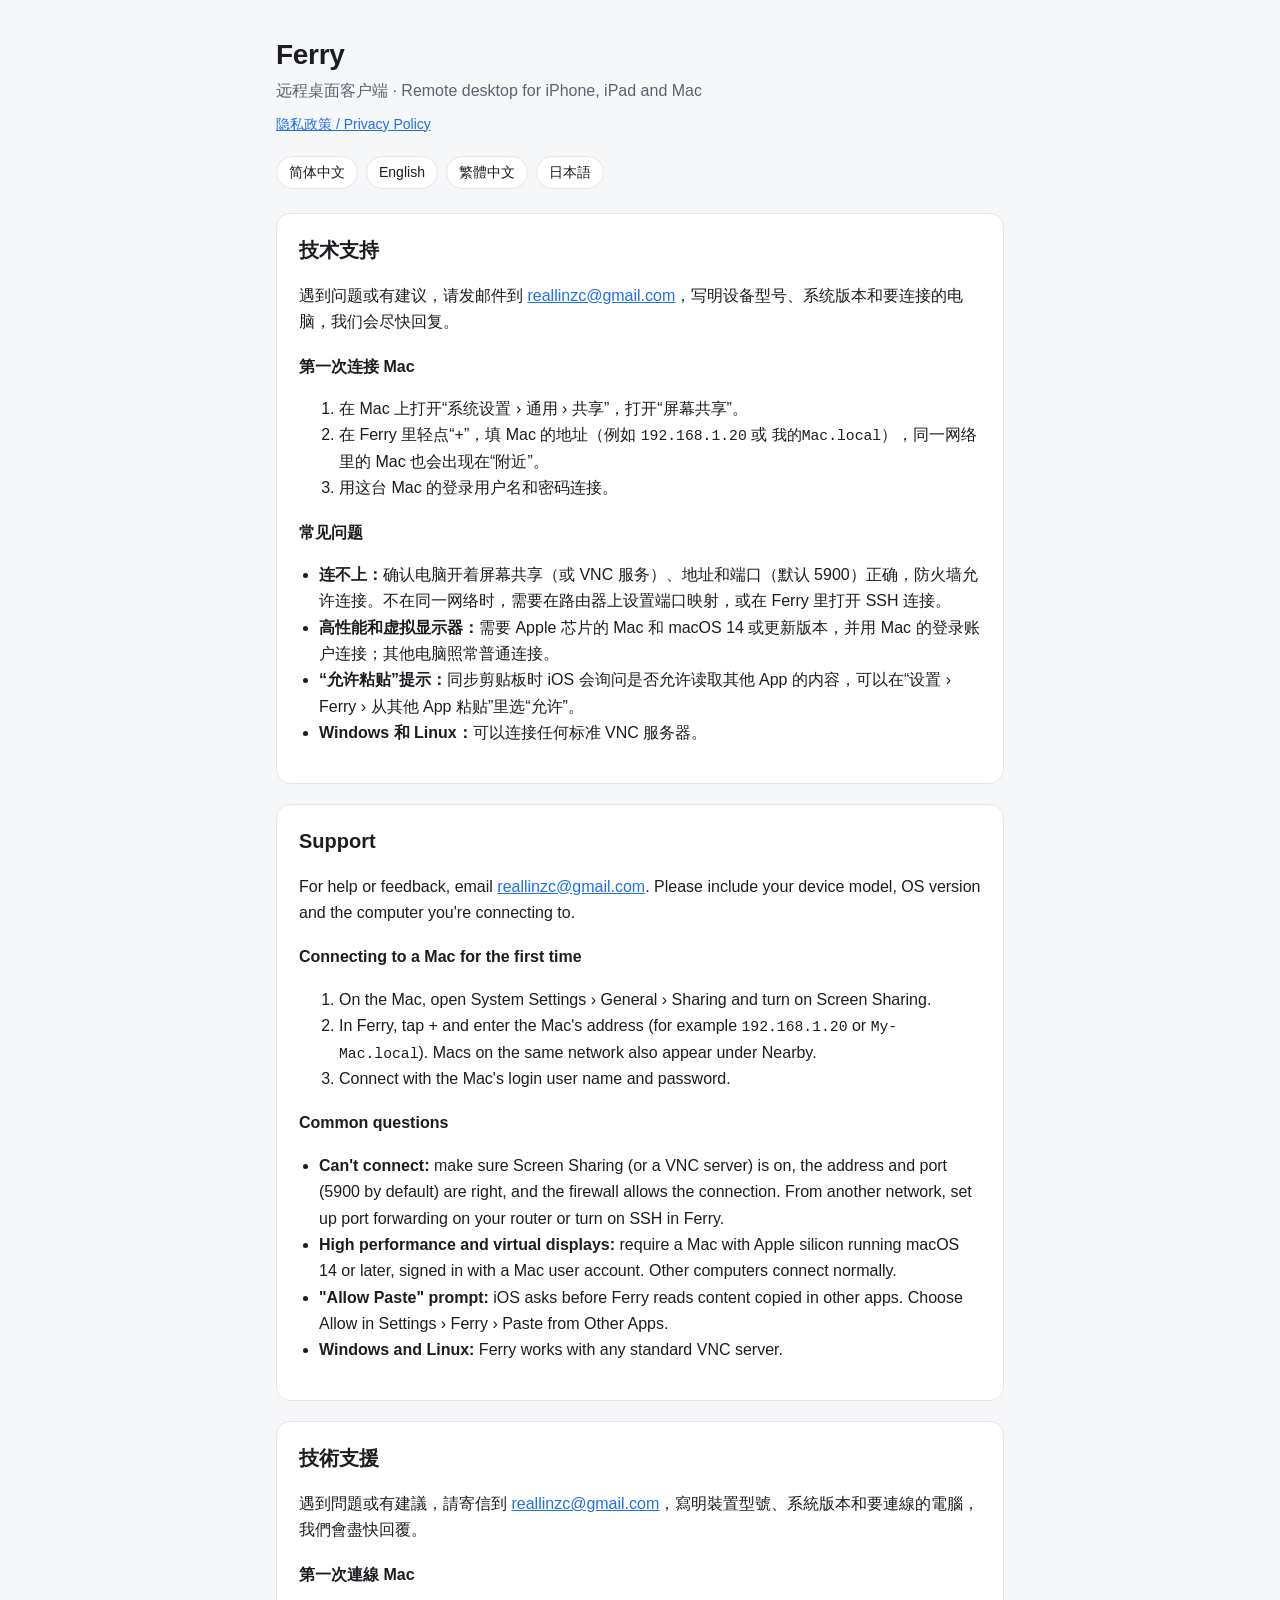
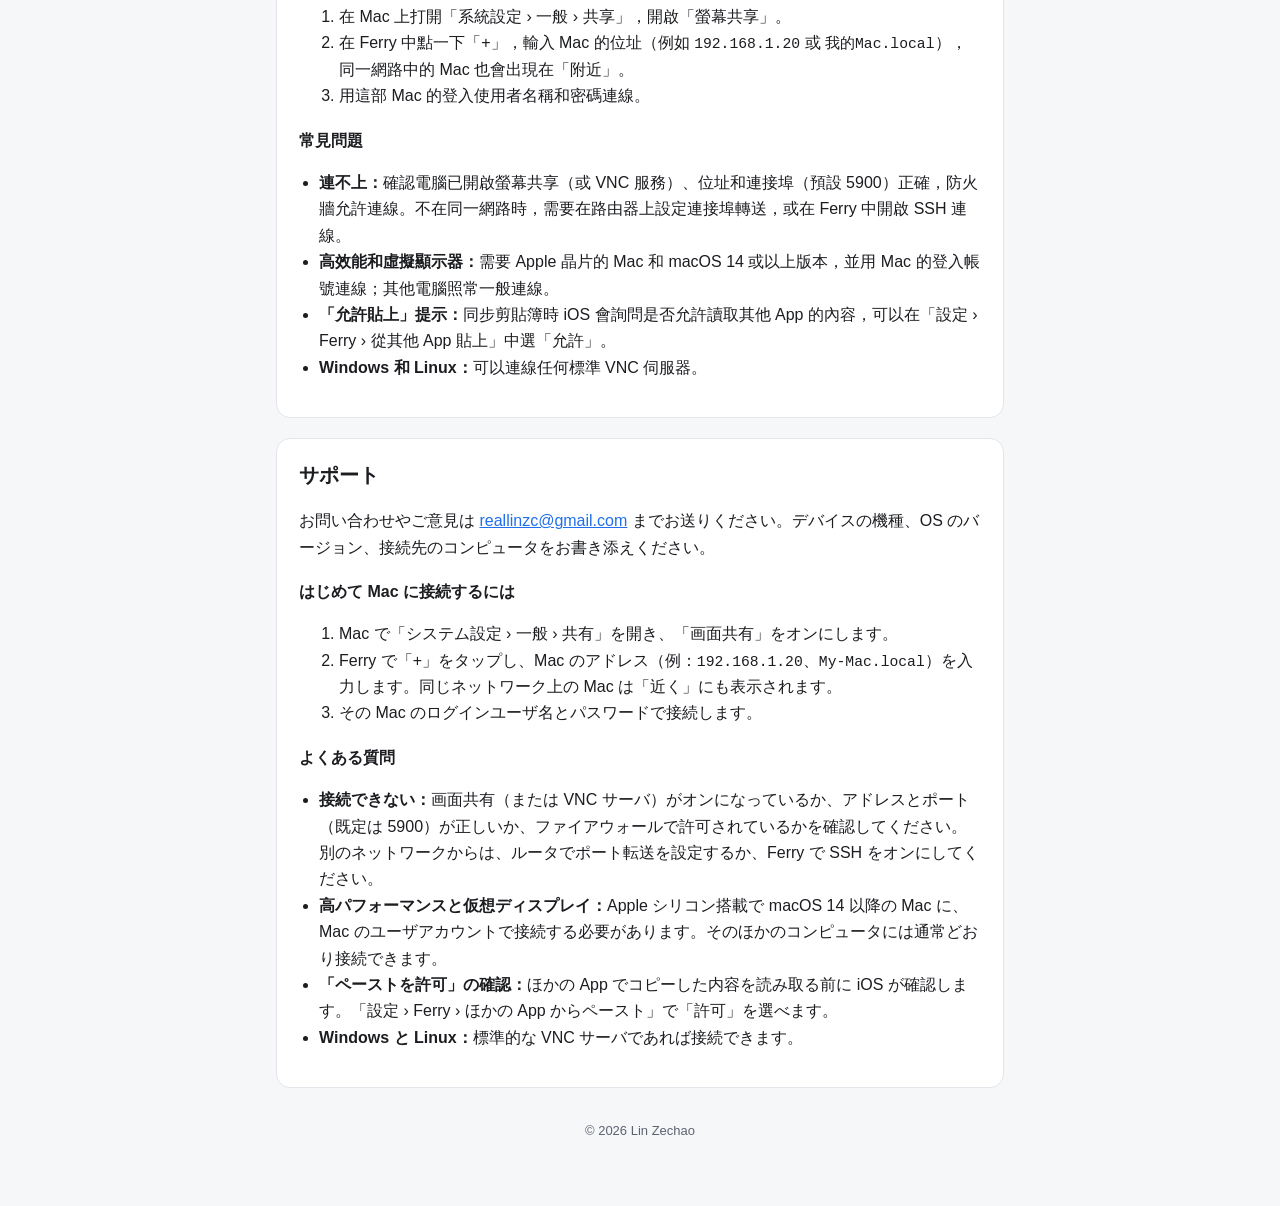
<file: index.html>
<!doctype html>
<html lang="zh-Hans">
<head>
<meta charset="utf-8">
<meta name="viewport" content="width=device-width, initial-scale=1">
<title>Ferry 技术支持 · Support</title>
<link rel="stylesheet" href="style.css">
</head>
<body>
<div class="wrap">
<header>
  <div class="app">Ferry</div>
  <div class="sub">远程桌面客户端 · Remote desktop for iPhone, iPad and Mac</div>
  <nav class="links"><a href="privacy.html">隐私政策 / Privacy Policy</a></nav>
</header>
<nav class="langs">
  <a href="#zh-hans">简体中文</a><a href="#en">English</a><a href="#zh-hant">繁體中文</a><a href="#ja">日本語</a>
</nav>

<section id="zh-hans" lang="zh-Hans">
  <h2>技术支持</h2>
  <p>遇到问题或有建议，请发邮件到 <a href="mailto:reallinzc@gmail.com">reallinzc@gmail.com</a>，写明设备型号、系统版本和要连接的电脑，我们会尽快回复。</p>
  <h3>第一次连接 Mac</h3>
  <ol>
    <li>在 Mac 上打开“系统设置 › 通用 › 共享”，打开“屏幕共享”。</li>
    <li>在 Ferry 里轻点“+”，填 Mac 的地址（例如 <code>192.168.1.20</code> 或 <code>我的Mac.local</code>），同一网络里的 Mac 也会出现在“附近”。</li>
    <li>用这台 Mac 的登录用户名和密码连接。</li>
  </ol>
  <h3>常见问题</h3>
  <ul>
    <li><b>连不上：</b>确认电脑开着屏幕共享（或 VNC 服务）、地址和端口（默认 5900）正确，防火墙允许连接。不在同一网络时，需要在路由器上设置端口映射，或在 Ferry 里打开 SSH 连接。</li>
    <li><b>高性能和虚拟显示器：</b>需要 Apple 芯片的 Mac 和 macOS 14 或更新版本，并用 Mac 的登录账户连接；其他电脑照常普通连接。</li>
    <li><b>“允许粘贴”提示：</b>同步剪贴板时 iOS 会询问是否允许读取其他 App 的内容，可以在“设置 › Ferry › 从其他 App 粘贴”里选“允许”。</li>
    <li><b>Windows 和 Linux：</b>可以连接任何标准 VNC 服务器。</li>
  </ul>
</section>

<section id="en" lang="en">
  <h2>Support</h2>
  <p>For help or feedback, email <a href="mailto:reallinzc@gmail.com">reallinzc@gmail.com</a>. Please include your device model, OS version and the computer you're connecting to.</p>
  <h3>Connecting to a Mac for the first time</h3>
  <ol>
    <li>On the Mac, open System Settings › General › Sharing and turn on Screen Sharing.</li>
    <li>In Ferry, tap + and enter the Mac's address (for example <code>192.168.1.20</code> or <code>My-Mac.local</code>). Macs on the same network also appear under Nearby.</li>
    <li>Connect with the Mac's login user name and password.</li>
  </ol>
  <h3>Common questions</h3>
  <ul>
    <li><b>Can't connect:</b> make sure Screen Sharing (or a VNC server) is on, the address and port (5900 by default) are right, and the firewall allows the connection. From another network, set up port forwarding on your router or turn on SSH in Ferry.</li>
    <li><b>High performance and virtual displays:</b> require a Mac with Apple silicon running macOS 14 or later, signed in with a Mac user account. Other computers connect normally.</li>
    <li><b>"Allow Paste" prompt:</b> iOS asks before Ferry reads content copied in other apps. Choose Allow in Settings › Ferry › Paste from Other Apps.</li>
    <li><b>Windows and Linux:</b> Ferry works with any standard VNC server.</li>
  </ul>
</section>

<section id="zh-hant" lang="zh-Hant">
  <h2>技術支援</h2>
  <p>遇到問題或有建議，請寄信到 <a href="mailto:reallinzc@gmail.com">reallinzc@gmail.com</a>，寫明裝置型號、系統版本和要連線的電腦，我們會盡快回覆。</p>
  <h3>第一次連線 Mac</h3>
  <ol>
    <li>在 Mac 上打開「系統設定 › 一般 › 共享」，開啟「螢幕共享」。</li>
    <li>在 Ferry 中點一下「+」，輸入 Mac 的位址（例如 <code>192.168.1.20</code> 或 <code>我的Mac.local</code>），同一網路中的 Mac 也會出現在「附近」。</li>
    <li>用這部 Mac 的登入使用者名稱和密碼連線。</li>
  </ol>
  <h3>常見問題</h3>
  <ul>
    <li><b>連不上：</b>確認電腦已開啟螢幕共享（或 VNC 服務）、位址和連接埠（預設 5900）正確，防火牆允許連線。不在同一網路時，需要在路由器上設定連接埠轉送，或在 Ferry 中開啟 SSH 連線。</li>
    <li><b>高效能和虛擬顯示器：</b>需要 Apple 晶片的 Mac 和 macOS 14 或以上版本，並用 Mac 的登入帳號連線；其他電腦照常一般連線。</li>
    <li><b>「允許貼上」提示：</b>同步剪貼簿時 iOS 會詢問是否允許讀取其他 App 的內容，可以在「設定 › Ferry › 從其他 App 貼上」中選「允許」。</li>
    <li><b>Windows 和 Linux：</b>可以連線任何標準 VNC 伺服器。</li>
  </ul>
</section>

<section id="ja" lang="ja">
  <h2>サポート</h2>
  <p>お問い合わせやご意見は <a href="mailto:reallinzc@gmail.com">reallinzc@gmail.com</a> までお送りください。デバイスの機種、OS のバージョン、接続先のコンピュータをお書き添えください。</p>
  <h3>はじめて Mac に接続するには</h3>
  <ol>
    <li>Mac で「システム設定 › 一般 › 共有」を開き、「画面共有」をオンにします。</li>
    <li>Ferry で「+」をタップし、Mac のアドレス（例：<code>192.168.1.20</code>、<code>My-Mac.local</code>）を入力します。同じネットワーク上の Mac は「近く」にも表示されます。</li>
    <li>その Mac のログインユーザ名とパスワードで接続します。</li>
  </ol>
  <h3>よくある質問</h3>
  <ul>
    <li><b>接続できない：</b>画面共有（または VNC サーバ）がオンになっているか、アドレスとポート（既定は 5900）が正しいか、ファイアウォールで許可されているかを確認してください。別のネットワークからは、ルータでポート転送を設定するか、Ferry で SSH をオンにしてください。</li>
    <li><b>高パフォーマンスと仮想ディスプレイ：</b>Apple シリコン搭載で macOS 14 以降の Mac に、Mac のユーザアカウントで接続する必要があります。そのほかのコンピュータには通常どおり接続できます。</li>
    <li><b>「ペーストを許可」の確認：</b>ほかの App でコピーした内容を読み取る前に iOS が確認します。「設定 › Ferry › ほかの App からペースト」で「許可」を選べます。</li>
    <li><b>Windows と Linux：</b>標準的な VNC サーバであれば接続できます。</li>
  </ul>
</section>

<footer>© 2026 Lin Zechao</footer>
</div>
</body>
</html>
</file>
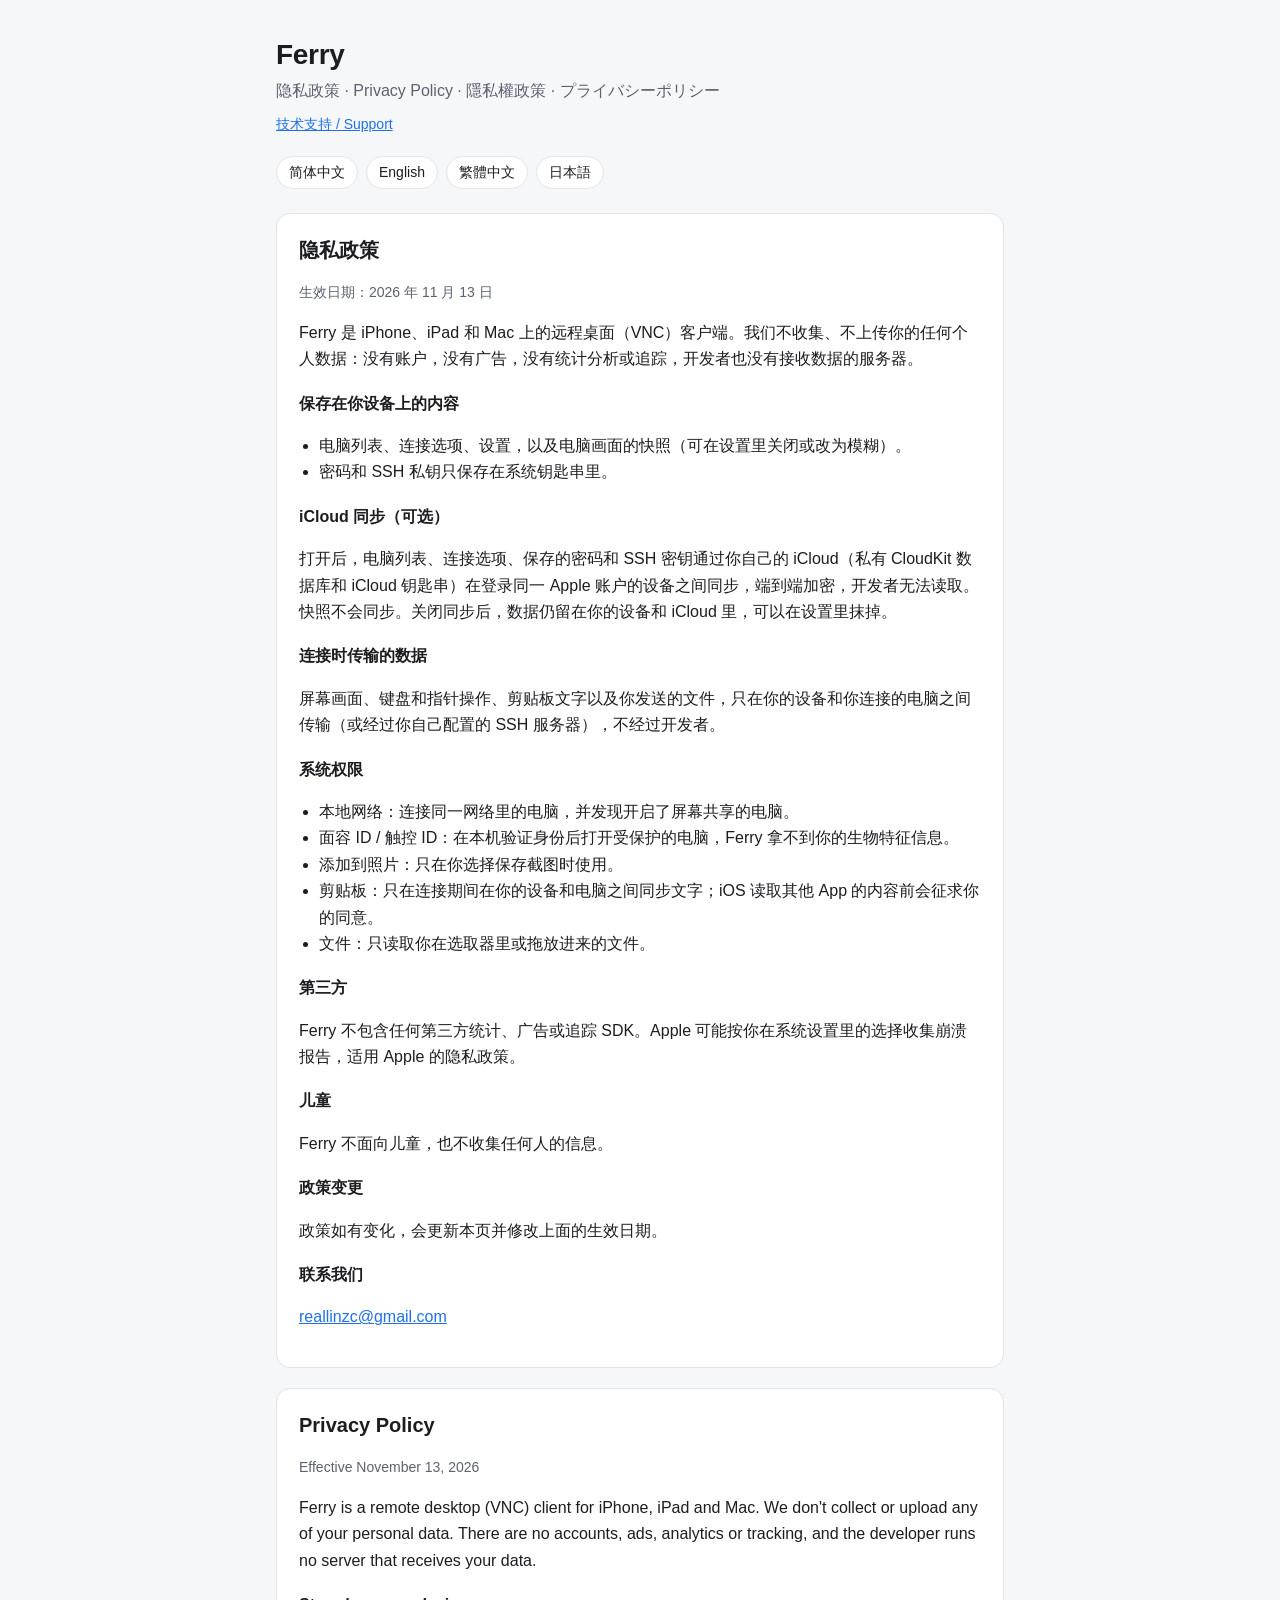
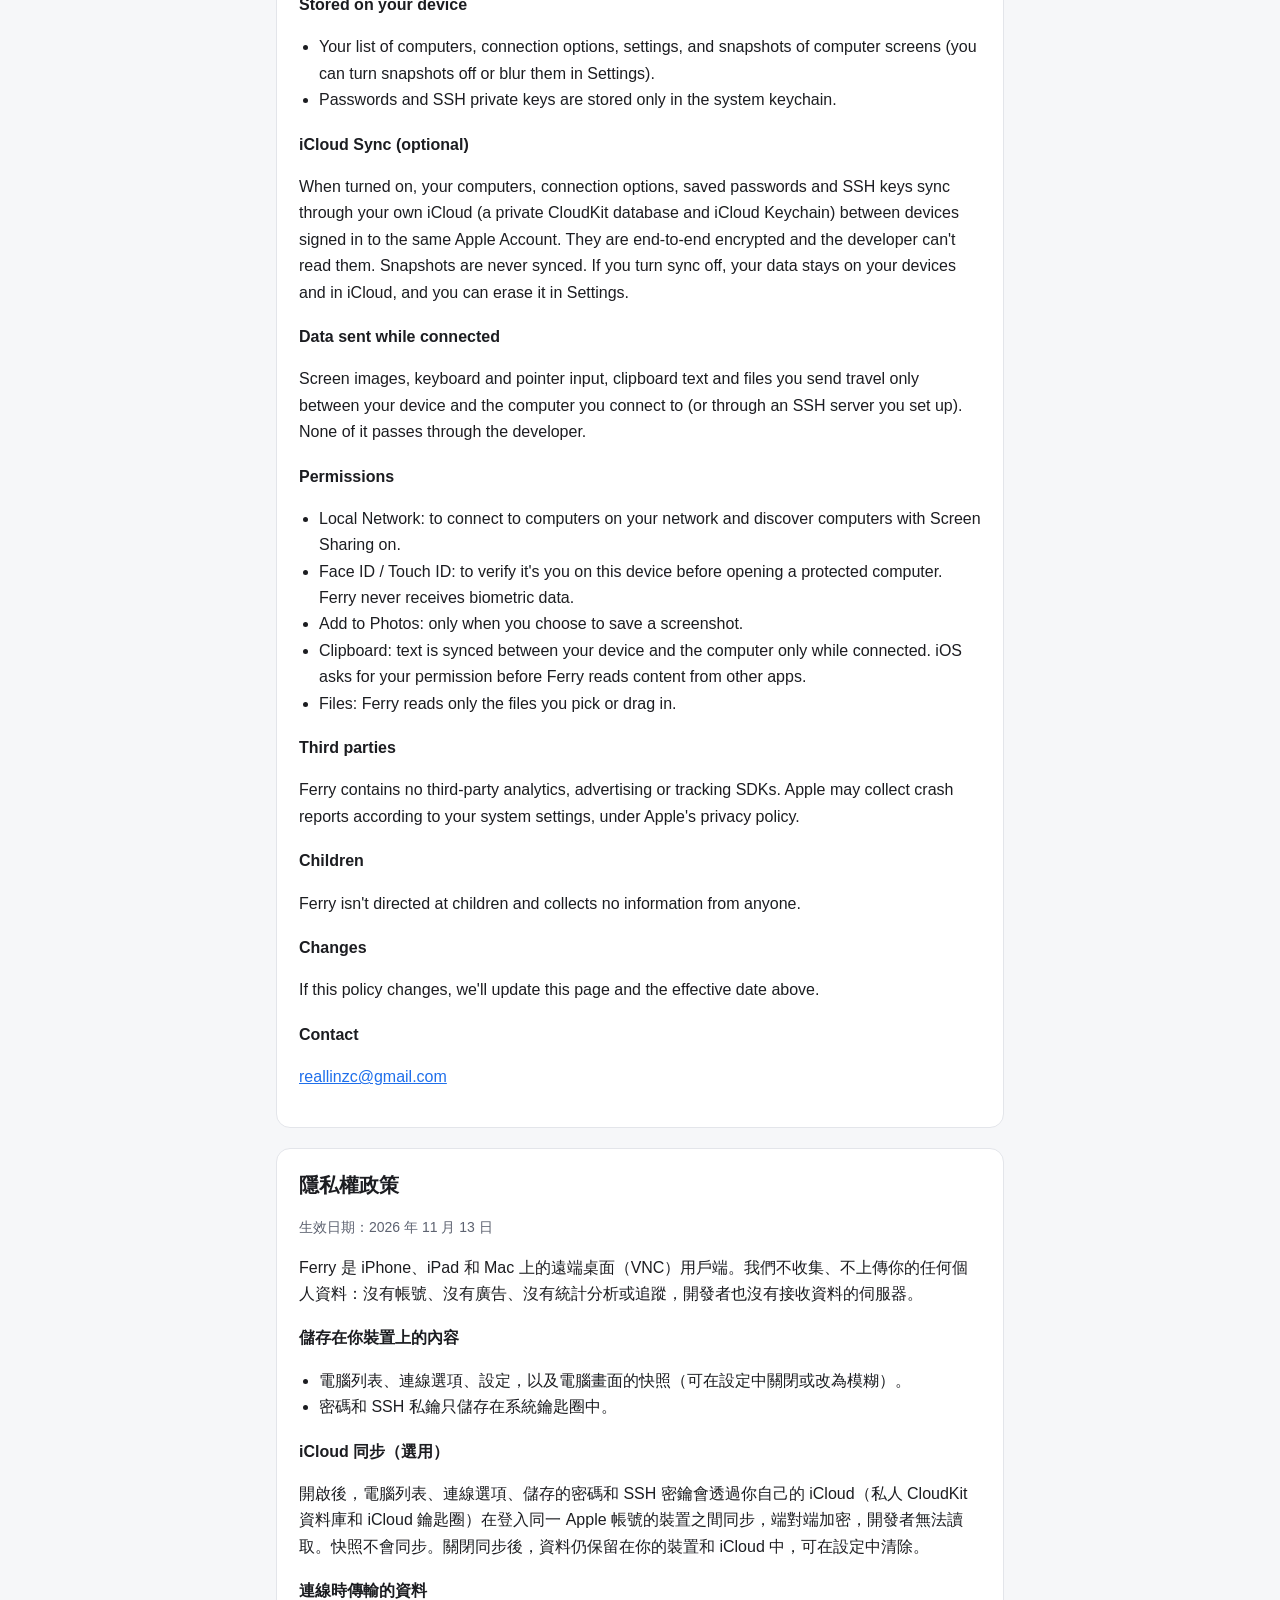
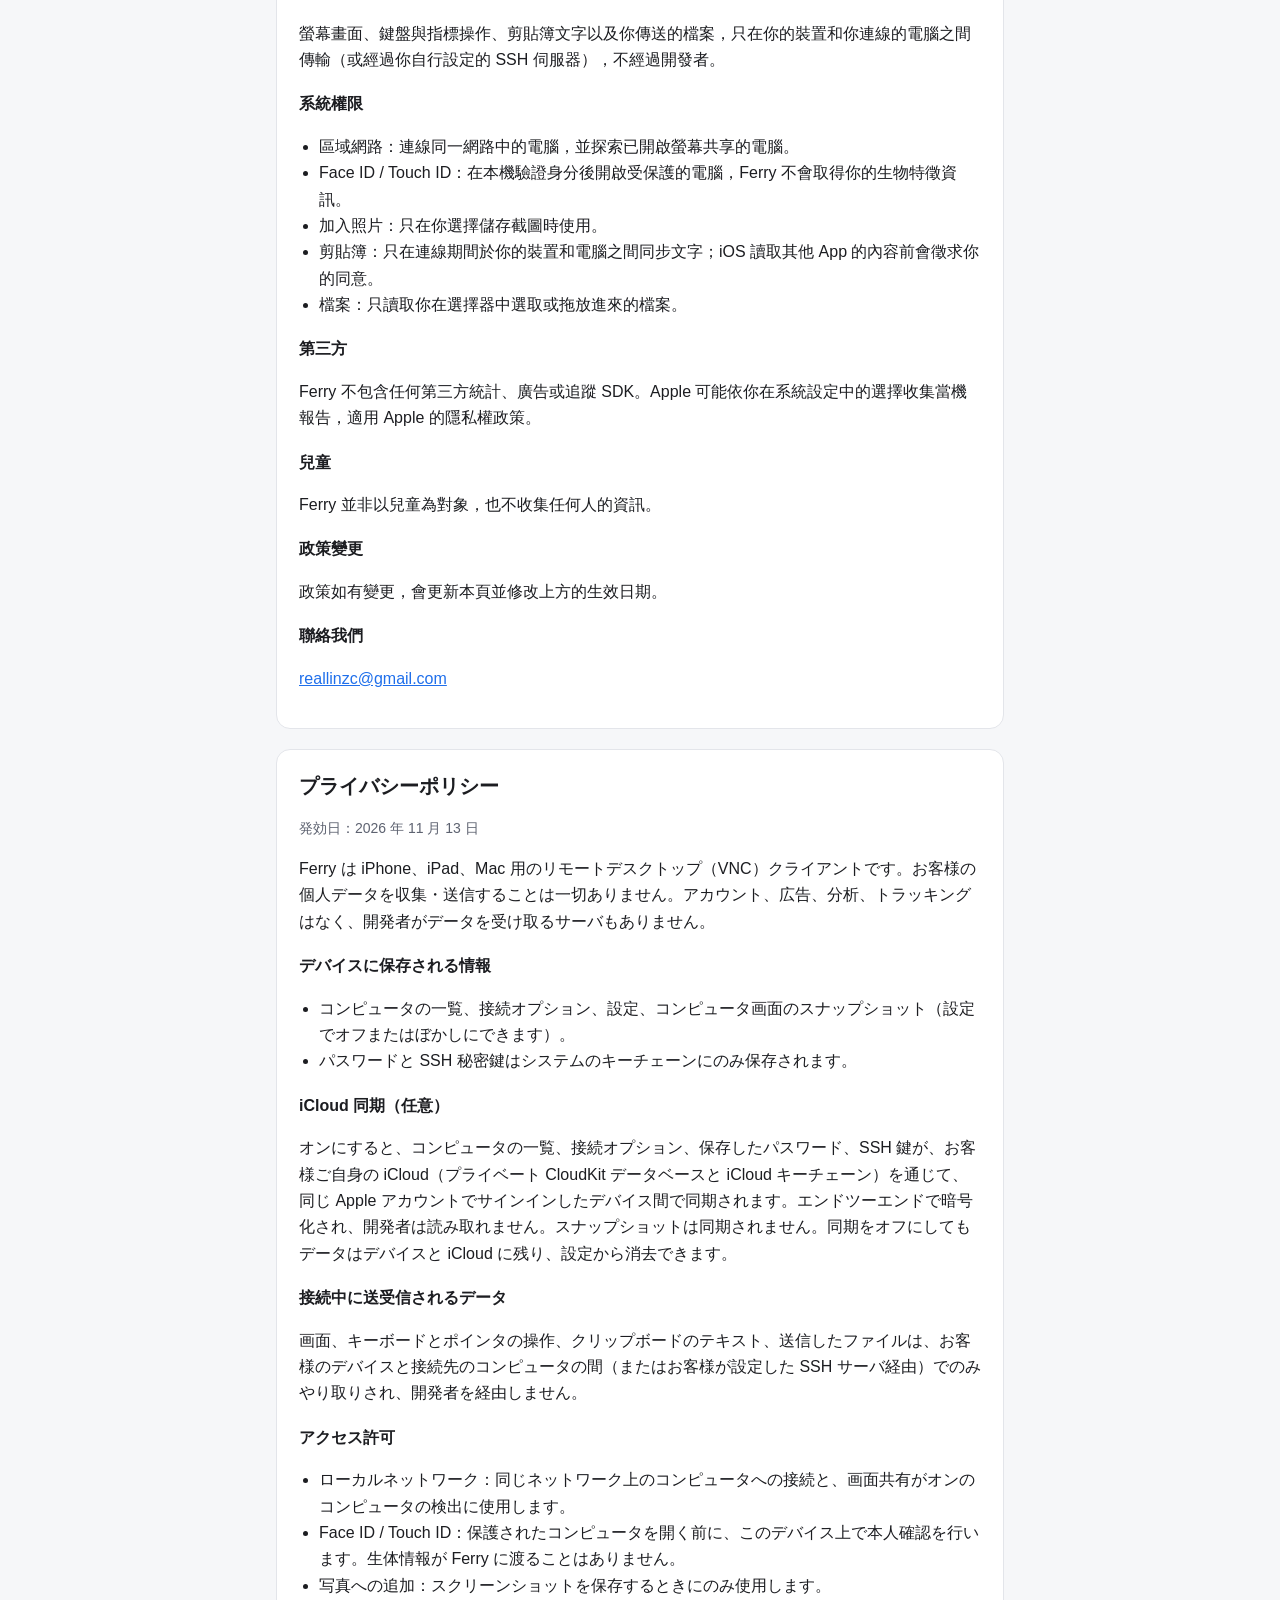
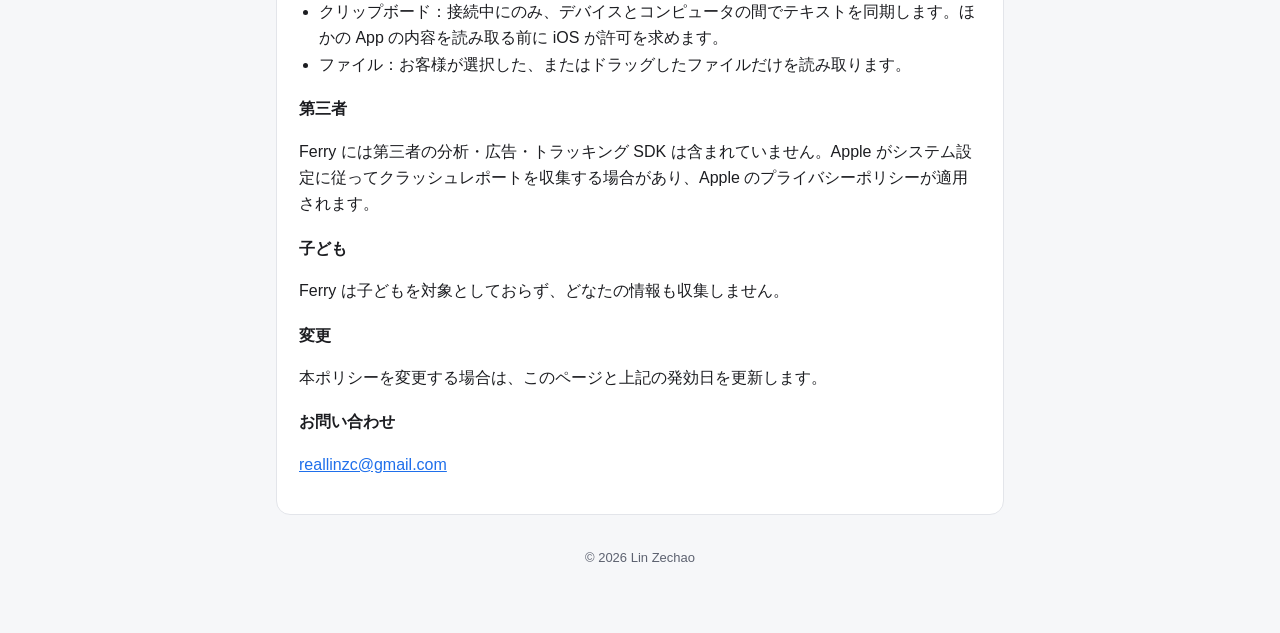
<file: privacy.html>
<!doctype html>
<html lang="zh-Hans">
<head>
<meta charset="utf-8">
<meta name="viewport" content="width=device-width, initial-scale=1">
<title>Ferry 隐私政策 · Privacy Policy</title>
<link rel="stylesheet" href="style.css">
</head>
<body>
<div class="wrap">
<header>
  <div class="app">Ferry</div>
  <div class="sub">隐私政策 · Privacy Policy · 隱私權政策 · プライバシーポリシー</div>
  <nav class="links"><a href="./">技术支持 / Support</a></nav>
</header>
<nav class="langs">
  <a href="#zh-hans">简体中文</a><a href="#en">English</a><a href="#zh-hant">繁體中文</a><a href="#ja">日本語</a>
</nav>

<section id="zh-hans" lang="zh-Hans">
  <h2>隐私政策</h2>
  <p class="muted">生效日期：2026 年 11 月 13 日</p>
  <p>Ferry 是 iPhone、iPad 和 Mac 上的远程桌面（VNC）客户端。我们不收集、不上传你的任何个人数据：没有账户，没有广告，没有统计分析或追踪，开发者也没有接收数据的服务器。</p>
  <h3>保存在你设备上的内容</h3>
  <ul>
    <li>电脑列表、连接选项、设置，以及电脑画面的快照（可在设置里关闭或改为模糊）。</li>
    <li>密码和 SSH 私钥只保存在系统钥匙串里。</li>
  </ul>
  <h3>iCloud 同步（可选）</h3>
  <p>打开后，电脑列表、连接选项、保存的密码和 SSH 密钥通过你自己的 iCloud（私有 CloudKit 数据库和 iCloud 钥匙串）在登录同一 Apple 账户的设备之间同步，端到端加密，开发者无法读取。快照不会同步。关闭同步后，数据仍留在你的设备和 iCloud 里，可以在设置里抹掉。</p>
  <h3>连接时传输的数据</h3>
  <p>屏幕画面、键盘和指针操作、剪贴板文字以及你发送的文件，只在你的设备和你连接的电脑之间传输（或经过你自己配置的 SSH 服务器），不经过开发者。</p>
  <h3>系统权限</h3>
  <ul>
    <li>本地网络：连接同一网络里的电脑，并发现开启了屏幕共享的电脑。</li>
    <li>面容 ID / 触控 ID：在本机验证身份后打开受保护的电脑，Ferry 拿不到你的生物特征信息。</li>
    <li>添加到照片：只在你选择保存截图时使用。</li>
    <li>剪贴板：只在连接期间在你的设备和电脑之间同步文字；iOS 读取其他 App 的内容前会征求你的同意。</li>
    <li>文件：只读取你在选取器里或拖放进来的文件。</li>
  </ul>
  <h3>第三方</h3>
  <p>Ferry 不包含任何第三方统计、广告或追踪 SDK。Apple 可能按你在系统设置里的选择收集崩溃报告，适用 Apple 的隐私政策。</p>
  <h3>儿童</h3>
  <p>Ferry 不面向儿童，也不收集任何人的信息。</p>
  <h3>政策变更</h3>
  <p>政策如有变化，会更新本页并修改上面的生效日期。</p>
  <h3>联系我们</h3>
  <p><a href="mailto:reallinzc@gmail.com">reallinzc@gmail.com</a></p>
</section>

<section id="en" lang="en">
  <h2>Privacy Policy</h2>
  <p class="muted">Effective November 13, 2026</p>
  <p>Ferry is a remote desktop (VNC) client for iPhone, iPad and Mac. We don't collect or upload any of your personal data. There are no accounts, ads, analytics or tracking, and the developer runs no server that receives your data.</p>
  <h3>Stored on your device</h3>
  <ul>
    <li>Your list of computers, connection options, settings, and snapshots of computer screens (you can turn snapshots off or blur them in Settings).</li>
    <li>Passwords and SSH private keys are stored only in the system keychain.</li>
  </ul>
  <h3>iCloud Sync (optional)</h3>
  <p>When turned on, your computers, connection options, saved passwords and SSH keys sync through your own iCloud (a private CloudKit database and iCloud Keychain) between devices signed in to the same Apple Account. They are end-to-end encrypted and the developer can't read them. Snapshots are never synced. If you turn sync off, your data stays on your devices and in iCloud, and you can erase it in Settings.</p>
  <h3>Data sent while connected</h3>
  <p>Screen images, keyboard and pointer input, clipboard text and files you send travel only between your device and the computer you connect to (or through an SSH server you set up). None of it passes through the developer.</p>
  <h3>Permissions</h3>
  <ul>
    <li>Local Network: to connect to computers on your network and discover computers with Screen Sharing on.</li>
    <li>Face ID / Touch ID: to verify it's you on this device before opening a protected computer. Ferry never receives biometric data.</li>
    <li>Add to Photos: only when you choose to save a screenshot.</li>
    <li>Clipboard: text is synced between your device and the computer only while connected. iOS asks for your permission before Ferry reads content from other apps.</li>
    <li>Files: Ferry reads only the files you pick or drag in.</li>
  </ul>
  <h3>Third parties</h3>
  <p>Ferry contains no third-party analytics, advertising or tracking SDKs. Apple may collect crash reports according to your system settings, under Apple's privacy policy.</p>
  <h3>Children</h3>
  <p>Ferry isn't directed at children and collects no information from anyone.</p>
  <h3>Changes</h3>
  <p>If this policy changes, we'll update this page and the effective date above.</p>
  <h3>Contact</h3>
  <p><a href="mailto:reallinzc@gmail.com">reallinzc@gmail.com</a></p>
</section>

<section id="zh-hant" lang="zh-Hant">
  <h2>隱私權政策</h2>
  <p class="muted">生效日期：2026 年 11 月 13 日</p>
  <p>Ferry 是 iPhone、iPad 和 Mac 上的遠端桌面（VNC）用戶端。我們不收集、不上傳你的任何個人資料：沒有帳號、沒有廣告、沒有統計分析或追蹤，開發者也沒有接收資料的伺服器。</p>
  <h3>儲存在你裝置上的內容</h3>
  <ul>
    <li>電腦列表、連線選項、設定，以及電腦畫面的快照（可在設定中關閉或改為模糊）。</li>
    <li>密碼和 SSH 私鑰只儲存在系統鑰匙圈中。</li>
  </ul>
  <h3>iCloud 同步（選用）</h3>
  <p>開啟後，電腦列表、連線選項、儲存的密碼和 SSH 密鑰會透過你自己的 iCloud（私人 CloudKit 資料庫和 iCloud 鑰匙圈）在登入同一 Apple 帳號的裝置之間同步，端對端加密，開發者無法讀取。快照不會同步。關閉同步後，資料仍保留在你的裝置和 iCloud 中，可在設定中清除。</p>
  <h3>連線時傳輸的資料</h3>
  <p>螢幕畫面、鍵盤與指標操作、剪貼簿文字以及你傳送的檔案，只在你的裝置和你連線的電腦之間傳輸（或經過你自行設定的 SSH 伺服器），不經過開發者。</p>
  <h3>系統權限</h3>
  <ul>
    <li>區域網路：連線同一網路中的電腦，並探索已開啟螢幕共享的電腦。</li>
    <li>Face ID / Touch ID：在本機驗證身分後開啟受保護的電腦，Ferry 不會取得你的生物特徵資訊。</li>
    <li>加入照片：只在你選擇儲存截圖時使用。</li>
    <li>剪貼簿：只在連線期間於你的裝置和電腦之間同步文字；iOS 讀取其他 App 的內容前會徵求你的同意。</li>
    <li>檔案：只讀取你在選擇器中選取或拖放進來的檔案。</li>
  </ul>
  <h3>第三方</h3>
  <p>Ferry 不包含任何第三方統計、廣告或追蹤 SDK。Apple 可能依你在系統設定中的選擇收集當機報告，適用 Apple 的隱私權政策。</p>
  <h3>兒童</h3>
  <p>Ferry 並非以兒童為對象，也不收集任何人的資訊。</p>
  <h3>政策變更</h3>
  <p>政策如有變更，會更新本頁並修改上方的生效日期。</p>
  <h3>聯絡我們</h3>
  <p><a href="mailto:reallinzc@gmail.com">reallinzc@gmail.com</a></p>
</section>

<section id="ja" lang="ja">
  <h2>プライバシーポリシー</h2>
  <p class="muted">発効日：2026 年 11 月 13 日</p>
  <p>Ferry は iPhone、iPad、Mac 用のリモートデスクトップ（VNC）クライアントです。お客様の個人データを収集・送信することは一切ありません。アカウント、広告、分析、トラッキングはなく、開発者がデータを受け取るサーバもありません。</p>
  <h3>デバイスに保存される情報</h3>
  <ul>
    <li>コンピュータの一覧、接続オプション、設定、コンピュータ画面のスナップショット（設定でオフまたはぼかしにできます）。</li>
    <li>パスワードと SSH 秘密鍵はシステムのキーチェーンにのみ保存されます。</li>
  </ul>
  <h3>iCloud 同期（任意）</h3>
  <p>オンにすると、コンピュータの一覧、接続オプション、保存したパスワード、SSH 鍵が、お客様ご自身の iCloud（プライベート CloudKit データベースと iCloud キーチェーン）を通じて、同じ Apple アカウントでサインインしたデバイス間で同期されます。エンドツーエンドで暗号化され、開発者は読み取れません。スナップショットは同期されません。同期をオフにしてもデータはデバイスと iCloud に残り、設定から消去できます。</p>
  <h3>接続中に送受信されるデータ</h3>
  <p>画面、キーボードとポインタの操作、クリップボードのテキスト、送信したファイルは、お客様のデバイスと接続先のコンピュータの間（またはお客様が設定した SSH サーバ経由）でのみやり取りされ、開発者を経由しません。</p>
  <h3>アクセス許可</h3>
  <ul>
    <li>ローカルネットワーク：同じネットワーク上のコンピュータへの接続と、画面共有がオンのコンピュータの検出に使用します。</li>
    <li>Face ID / Touch ID：保護されたコンピュータを開く前に、このデバイス上で本人確認を行います。生体情報が Ferry に渡ることはありません。</li>
    <li>写真への追加：スクリーンショットを保存するときにのみ使用します。</li>
    <li>クリップボード：接続中にのみ、デバイスとコンピュータの間でテキストを同期します。ほかの App の内容を読み取る前に iOS が許可を求めます。</li>
    <li>ファイル：お客様が選択した、またはドラッグしたファイルだけを読み取ります。</li>
  </ul>
  <h3>第三者</h3>
  <p>Ferry には第三者の分析・広告・トラッキング SDK は含まれていません。Apple がシステム設定に従ってクラッシュレポートを収集する場合があり、Apple のプライバシーポリシーが適用されます。</p>
  <h3>子ども</h3>
  <p>Ferry は子どもを対象としておらず、どなたの情報も収集しません。</p>
  <h3>変更</h3>
  <p>本ポリシーを変更する場合は、このページと上記の発効日を更新します。</p>
  <h3>お問い合わせ</h3>
  <p><a href="mailto:reallinzc@gmail.com">reallinzc@gmail.com</a></p>
</section>

<footer>© 2026 Lin Zechao</footer>
</div>
</body>
</html>
</file>
<file: style.css>
:root {
  --bg: #f6f7f9;
  --card: #ffffff;
  --text: #1c1d21;
  --muted: #5d6270;
  --line: #e3e5ea;
  --accent: #1f6feb;
  color-scheme: light dark;
}
@media (prefers-color-scheme: dark) {
  :root {
    --bg: #111215;
    --card: #1b1d22;
    --text: #ecedf0;
    --muted: #a3a8b4;
    --line: #2c2f36;
    --accent: #5b9cff;
  }
}
* { box-sizing: border-box; }
body {
  margin: 0;
  background: var(--bg);
  color: var(--text);
  font: 16px/1.65 -apple-system, BlinkMacSystemFont, "PingFang SC", "PingFang TC", "Hiragino Sans", "Helvetica Neue", Arial, sans-serif;
}
.wrap { max-width: 760px; margin: 0 auto; padding: 32px 16px 64px; }
header { margin-bottom: 20px; }
header .app { font-size: 28px; font-weight: 700; letter-spacing: -0.01em; }
header .sub { color: var(--muted); }
nav.langs { display: flex; flex-wrap: wrap; gap: 8px; margin: 16px 0 24px; }
nav.langs a {
  border: 1px solid var(--line); border-radius: 999px; padding: 4px 12px;
  color: var(--text); text-decoration: none; font-size: 14px; background: var(--card);
}
nav.links { font-size: 14px; color: var(--muted); margin-top: 8px; }
section {
  background: var(--card); border: 1px solid var(--line); border-radius: 14px;
  padding: 20px 22px; margin-bottom: 20px;
}
h2 { font-size: 20px; margin: 0 0 8px; }
h3 { font-size: 16px; margin: 18px 0 4px; }
p, li { color: var(--text); }
.muted { color: var(--muted); font-size: 14px; }
a { color: var(--accent); }
ul { padding-left: 20px; }
code { font-family: ui-monospace, SFMono-Regular, Menlo, monospace; font-size: 0.92em; }
footer { color: var(--muted); font-size: 13px; text-align: center; margin-top: 32px; }
</file>
